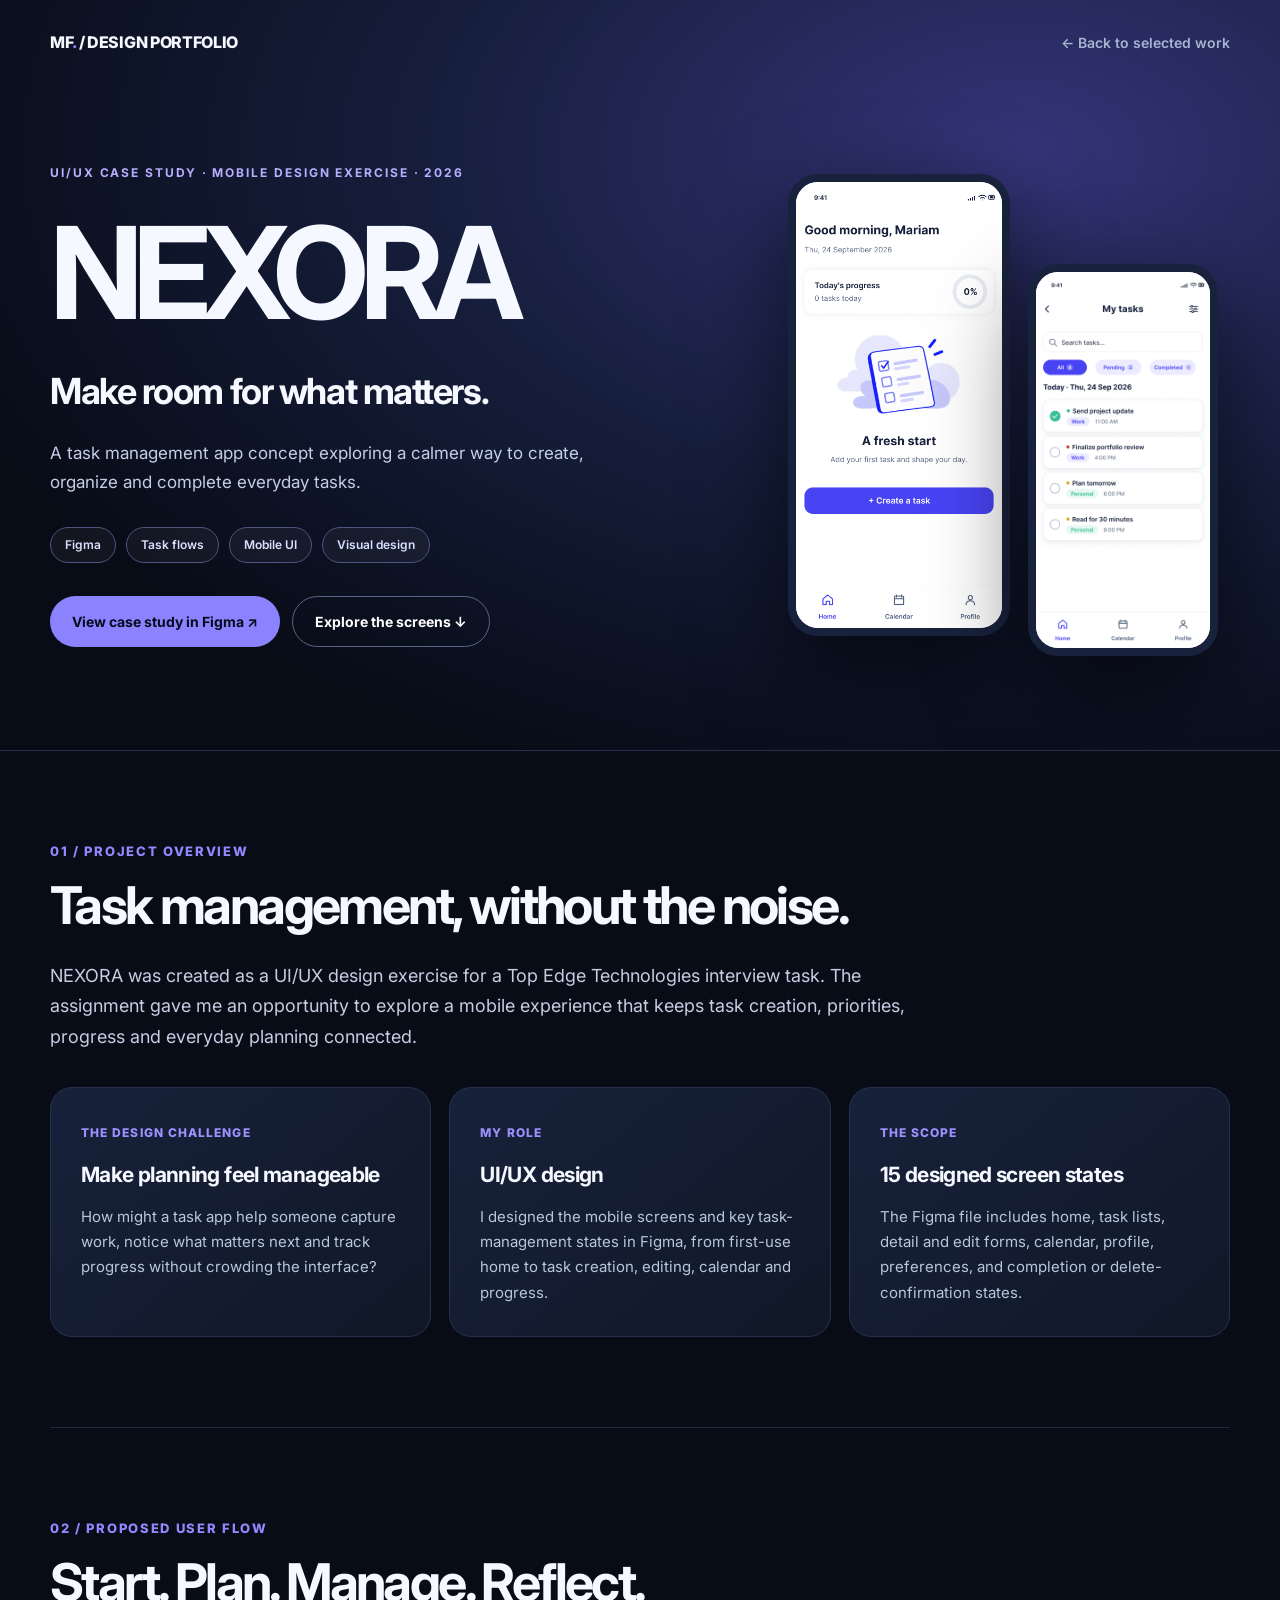
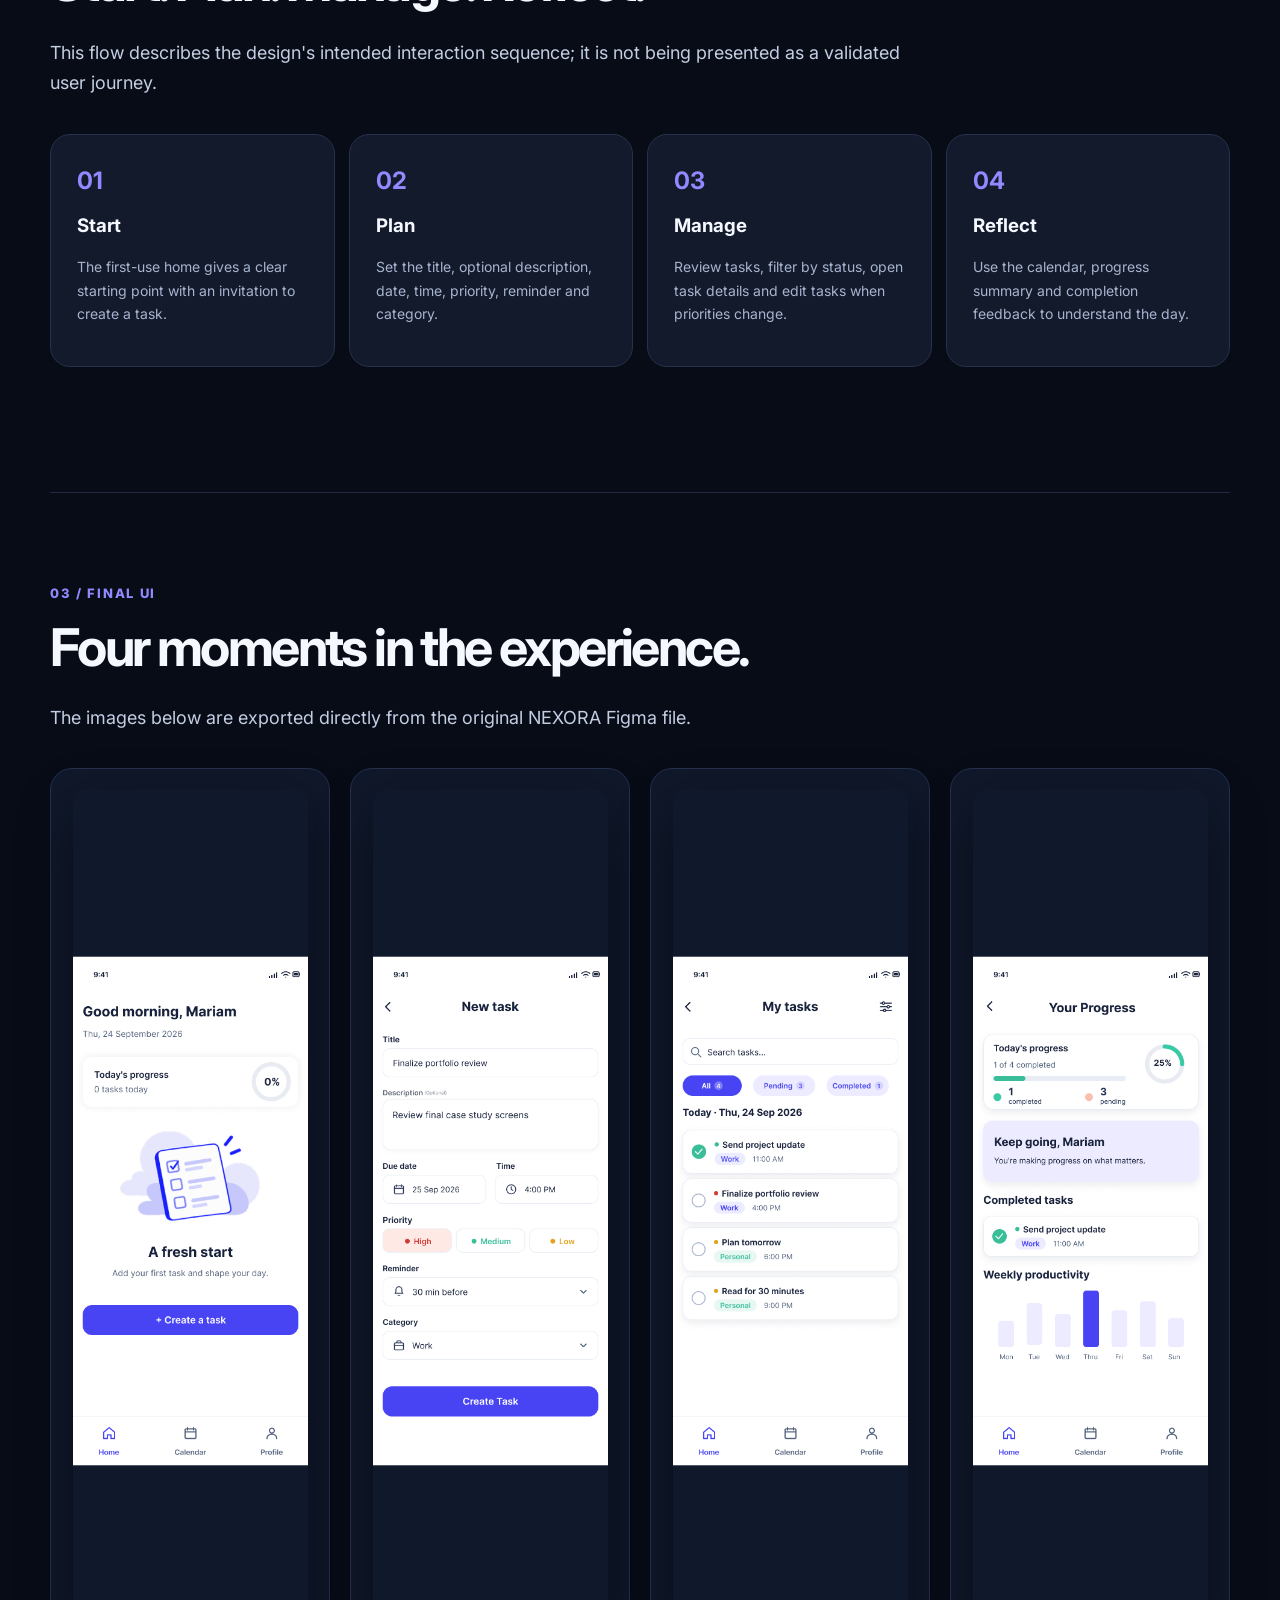
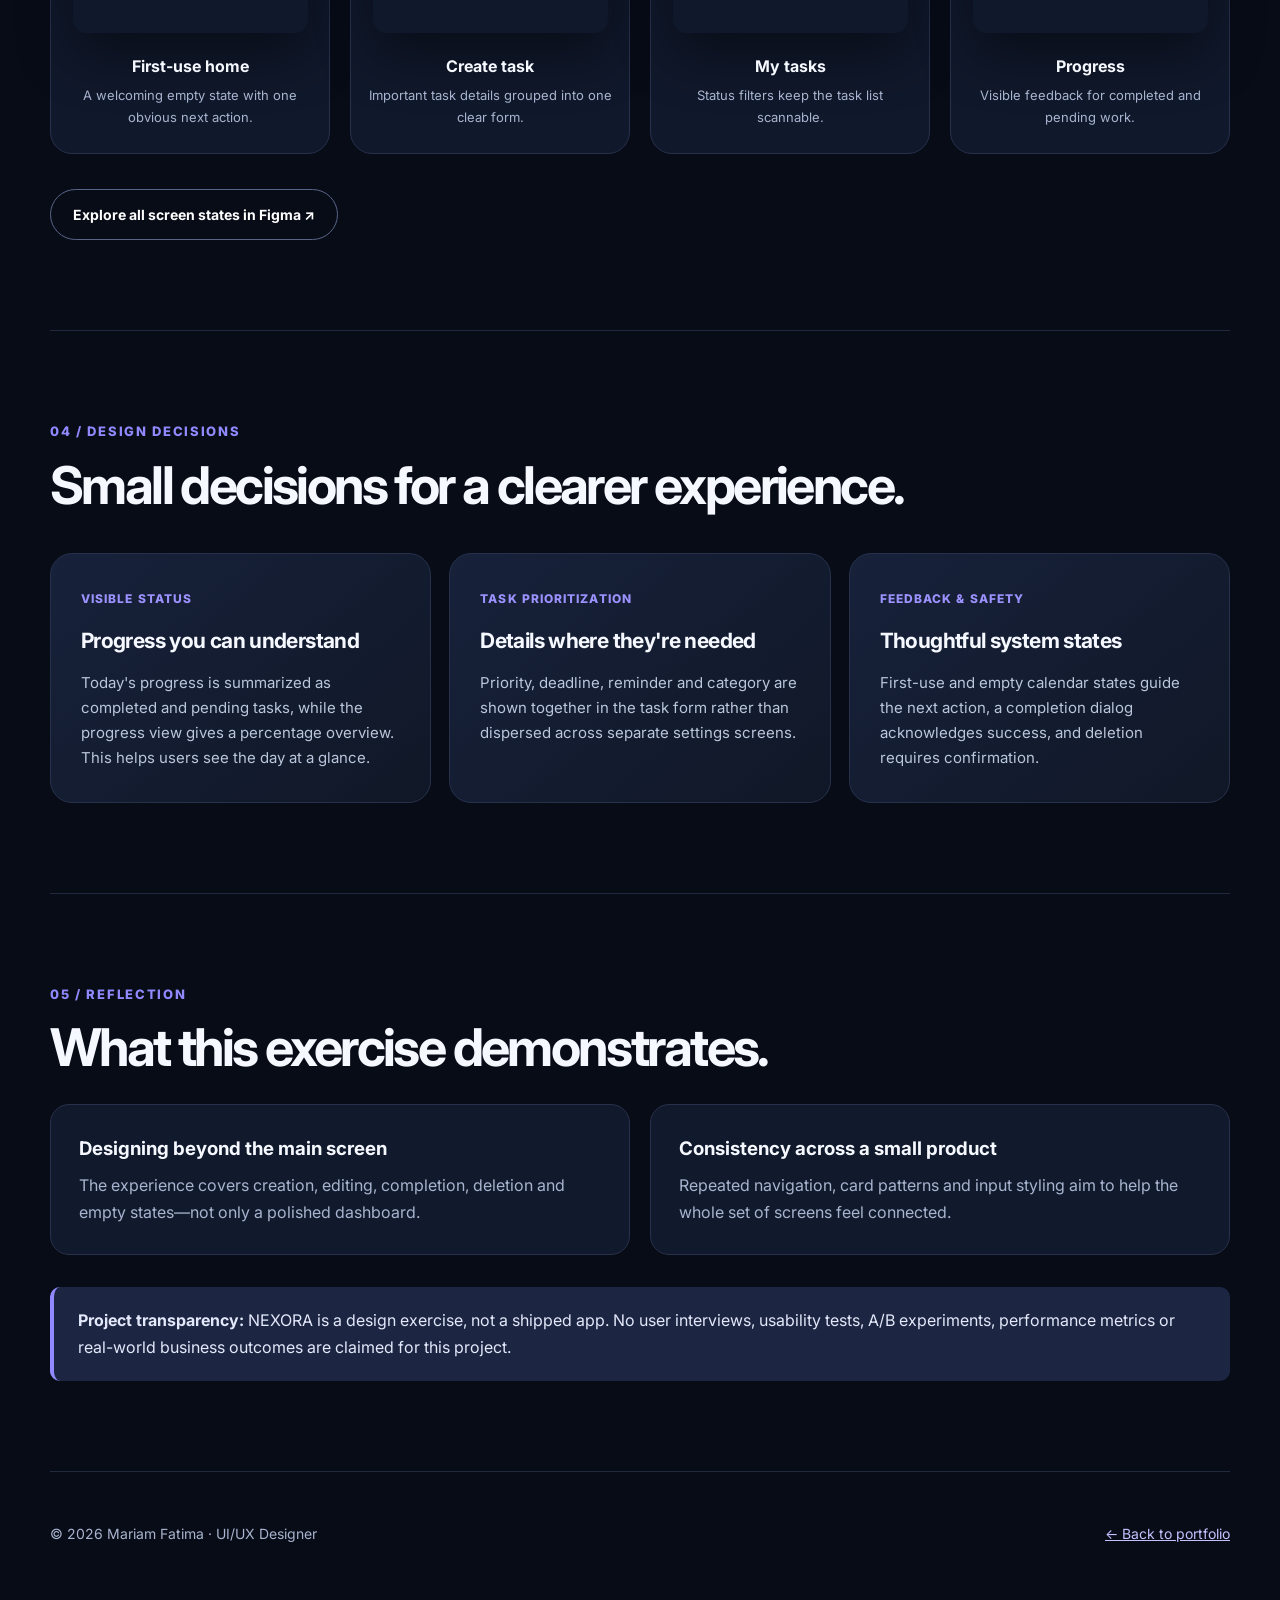
<file: nexora-case-study.html>
<!doctype html>
<html lang="en">
<head>
<meta charset="UTF-8">
<meta name="viewport" content="width=device-width,initial-scale=1">
<meta name="description" content="NEXORA — a task management app UI/UX design exercise by Mariam Fatima. Explore the task flows, design decisions and final screens.">
<title>NEXORA — Task Management App UX Case Study | Mariam Fatima</title>
<link rel="preconnect" href="https://fonts.googleapis.com">
<link rel="preconnect" href="https://fonts.gstatic.com" crossorigin>
<link href="https://fonts.googleapis.com/css2?family=Inter:wght@400;500;600;700;800&display=swap" rel="stylesheet">
<style>
:root{color-scheme:dark;--bg:#080c17;--surface:#121a2b;--line:#27314c;--text:#f6f8ff;--muted:#a8b4cf;--accent:#9189ff;--mint:#63e6c4}
*{box-sizing:border-box}html{scroll-behavior:smooth}body{margin:0;background:var(--bg);color:var(--text);font-family:Inter,system-ui,-apple-system,sans-serif;line-height:1.68}
a{color:inherit}a:focus-visible{outline:3px solid var(--mint);outline-offset:5px}.wrap{width:min(1180px,calc(100% - 40px));margin:auto}
nav{height:85px;display:flex;align-items:center;justify-content:space-between;gap:16px}nav a{text-decoration:none}.brand{font-size:16px;font-weight:800;letter-spacing:-.02em}.back{color:var(--muted);font-weight:600;font-size:14px}.back:hover{color:#fff}
.hero{background:radial-gradient(ellipse at 80% 20%,#343478 0%,#151d3a 43%,#080c17 79%);border-bottom:1px solid var(--line);overflow:hidden}
.hero-inner{min-height:665px;display:grid;grid-template-columns:1.2fr .8fr;gap:44px;align-items:center;padding:55px 0 80px}.eyebrow{font-weight:700;font-size:12px;letter-spacing:.16em;color:#b6afff;text-transform:uppercase}.hero h1{font-size:clamp(64px,11vw,128px);letter-spacing:-.075em;line-height:1.04;margin:23px 0 22px}.hero h2{font-size:clamp(22px,3.4vw,36px);letter-spacing:-.04em;margin:0 0 18px}.hero p{font-size:17px;max-width:565px;color:#c5cee7}.pillrow{display:flex;gap:10px;flex-wrap:wrap;margin:30px 0}.pill{border:1px solid #4d5580;background:#ffffff0b;border-radius:100px;padding:7px 14px;color:#dae0ff;font-size:12px;font-weight:600}
.buttons{display:flex;flex-wrap:wrap;gap:12px;margin-top:33px}.button{display:inline-flex;align-items:center;justify-content:center;border-radius:999px;padding:13px 22px;text-decoration:none;font-weight:700;font-size:14px;min-height:48px;background:#8a82ff;color:#080b1b}.button:hover{background:#a7a1ff}.button.secondary{background:transparent;color:#fff;border:1px solid #596489}
.hero-visual{display:flex;align-items:center;justify-content:center;gap:18px;min-height:500px}.phone{max-width:222px;border:8px solid #19223d;border-radius:30px;overflow:hidden;background:#fff;box-shadow:0 35px 95px #0009}.phone img{display:block;width:100%;height:auto}.phone.small{max-width:190px;transform:translateY(55px)}
main section{padding:90px 0;border-bottom:1px solid #20293d}.section-kicker{font-size:13px;letter-spacing:.13em;color:var(--accent);font-weight:800;text-transform:uppercase}.section-title{font-size:clamp(31px,5vw,52px);line-height:1.2;letter-spacing:-.05em;margin:12px 0 24px}.lede{font-size:18px;color:#c4cee3;max-width:860px}.grid3{display:grid;grid-template-columns:repeat(3,1fr);gap:18px;margin-top:35px}.panel{padding:30px;border:1px solid var(--line);border-radius:22px;background:linear-gradient(140deg,#17213a,#101827);min-height:250px}.panel h3{font-size:21px;letter-spacing:-.03em;margin:12px 0 12px}.panel p{color:#bac6dc;margin:0;font-size:15px}.small-label{color:#9b92ff;font-size:12px;font-weight:800;letter-spacing:.09em}.steps{display:grid;grid-template-columns:repeat(4,1fr);gap:14px;margin:35px 0}.step{border:1px solid var(--line);border-radius:20px;background:#121a2b;padding:26px}.step strong{display:block;color:var(--accent);font-size:24px}.step h3{margin:9px 0}.step p{font-size:14px;color:var(--muted)}
.screen-grid{display:grid;grid-template-columns:repeat(4,1fr);gap:20px;margin:35px 0}.screen{background:#10182b;border:1px solid var(--line);padding:20px 16px 24px;border-radius:22px;text-align:center}.screen img{width:100%;max-width:235px;display:block;margin:auto;border-radius:14px;box-shadow:0 20px 55px #0007}.screen h3{font-size:16px;margin:20px 0 5px}.screen p{font-size:13px;color:var(--muted);margin:0}.note{background:#1c2542;border-left:4px solid var(--accent);border-radius:10px;padding:20px 24px;color:#e3e8fa;margin-top:32px}
.takeaways{display:grid;grid-template-columns:1fr 1fr;gap:20px}.takeaways article{padding:28px;border-radius:19px;border:1px solid var(--line);background:#111a2c}.takeaways h3{margin:0 0 8px}.takeaways p{margin:0;color:var(--muted)}.footer{padding:50px 0 70px;display:flex;align-items:center;justify-content:space-between;gap:15px;color:var(--muted);font-size:14px}.footer a{color:#c5c0ff}
@media(max-width:900px){.hero-inner{grid-template-columns:1fr}.hero-visual{min-height:380px}.grid3{grid-template-columns:1fr}.steps{grid-template-columns:1fr 1fr}.screen-grid{grid-template-columns:1fr 1fr}.hero h1{font-size:86px}}
@media(max-width:560px){.hero-inner{padding:30px 0 62px}.hero h1{font-size:65px}.hero-visual{gap:7px;min-height:320px}.phone{width:46%;border-width:5px;border-radius:20px}.phone.small{width:42%;transform:translateY(24px)}main section{padding:64px 0}.steps{grid-template-columns:1fr}.screen-grid{grid-template-columns:1fr}.screen img{max-width:270px}.takeaways{grid-template-columns:1fr}.footer{flex-direction:column;align-items:flex-start}}
</style>
</head>
<body>
<header class="hero">
<div class="wrap">
<nav><a class="brand" href="./">MF<span style="color:var(--accent)">.</span> / DESIGN PORTFOLIO</a><a class="back" href="./#projects">← Back to selected work</a></nav>
<div class="hero-inner">
<div><div class="eyebrow">UI/UX Case Study · Mobile Design Exercise · 2026</div><h1>NEXORA</h1><h2>Make room for what matters.</h2>
<p>A task management app concept exploring a calmer way to create, organize and complete everyday tasks.</p>
<div class="pillrow"><span class="pill">Figma</span><span class="pill">Task flows</span><span class="pill">Mobile UI</span><span class="pill">Visual design</span></div>
<div class="buttons"><a class="button" href="https://www.figma.com/design/LDeyFhx18efd5LMwwb88WB/Top-Edge-Task?node-id=66-2" target="_blank" rel="noopener noreferrer">View case study in Figma ↗</a><a class="button secondary" href="#screens">Explore the screens ↓</a></div></div>
<div class="hero-visual"><div class="phone"><img src="projects/nexora-first-use.svg" alt="NEXORA first-use home screen showing a create-task call to action" width="390" height="844"></div><div class="phone small"><img src="projects/nexora-task-list.svg" alt="NEXORA task list with pending and completed task filters" width="390" height="844"></div></div>
</div></div></header>
<main>
<section class="wrap"><div class="section-kicker">01 / Project overview</div><h2 class="section-title">Task management, without the noise.</h2>
<p class="lede">NEXORA was created as a UI/UX design exercise for a Top Edge Technologies interview task. The assignment gave me an opportunity to explore a mobile experience that keeps task creation, priorities, progress and everyday planning connected.</p>
<div class="grid3">
<article class="panel"><span class="small-label">THE DESIGN CHALLENGE</span><h3>Make planning feel manageable</h3><p>How might a task app help someone capture work, notice what matters next and track progress without crowding the interface?</p></article>
<article class="panel"><span class="small-label">MY ROLE</span><h3>UI/UX design</h3><p>I designed the mobile screens and key task-management states in Figma, from first-use home to task creation, editing, calendar and progress.</p></article>
<article class="panel"><span class="small-label">THE SCOPE</span><h3>15 designed screen states</h3><p>The Figma file includes home, task lists, detail and edit forms, calendar, profile, preferences, and completion or delete-confirmation states.</p></article>
</div></section>
<section class="wrap"><div class="section-kicker">02 / Proposed user flow</div><h2 class="section-title">Start. Plan. Manage. Reflect.</h2><p class="lede">This flow describes the design's intended interaction sequence; it is not being presented as a validated user journey.</p>
<div class="steps"><article class="step"><strong>01</strong><h3>Start</h3><p>The first-use home gives a clear starting point with an invitation to create a task.</p></article><article class="step"><strong>02</strong><h3>Plan</h3><p>Set the title, optional description, date, time, priority, reminder and category.</p></article><article class="step"><strong>03</strong><h3>Manage</h3><p>Review tasks, filter by status, open task details and edit tasks when priorities change.</p></article><article class="step"><strong>04</strong><h3>Reflect</h3><p>Use the calendar, progress summary and completion feedback to understand the day.</p></article></div>
</section>
<section class="wrap" id="screens"><div class="section-kicker">03 / Final UI</div><h2 class="section-title">Four moments in the experience.</h2><p class="lede">The images below are exported directly from the original NEXORA Figma file.</p>
<div class="screen-grid"><article class="screen"><img loading="lazy" src="projects/nexora-first-use.svg" alt="NEXORA first-use home with an empty state and Create a task button" width="390" height="844"><h3>First-use home</h3><p>A welcoming empty state with one obvious next action.</p></article>
<article class="screen"><img loading="lazy" src="projects/nexora-create-task.svg" alt="NEXORA create-task form with due date, priority, reminders and category" width="390" height="844"><h3>Create task</h3><p>Important task details grouped into one clear form.</p></article>
<article class="screen"><img loading="lazy" src="projects/nexora-task-list.svg" alt="NEXORA task list containing task cards and pending/completed filters" width="390" height="844"><h3>My tasks</h3><p>Status filters keep the task list scannable.</p></article>
<article class="screen"><img loading="lazy" src="projects/nexora-progress.svg" alt="NEXORA progress screen showing completion percentage and activity" width="390" height="844"><h3>Progress</h3><p>Visible feedback for completed and pending work.</p></article></div>
<div class="buttons"><a class="button secondary" href="https://www.figma.com/design/LDeyFhx18efd5LMwwb88WB/Top-Edge-Task?node-id=0-1" target="_blank" rel="noopener noreferrer">Explore all screen states in Figma ↗</a></div></section>
<section class="wrap"><div class="section-kicker">04 / Design decisions</div><h2 class="section-title">Small decisions for a clearer experience.</h2>
<div class="grid3">
<article class="panel"><span class="small-label">VISIBLE STATUS</span><h3>Progress you can understand</h3><p>Today's progress is summarized as completed and pending tasks, while the progress view gives a percentage overview. This helps users see the day at a glance.</p></article>
<article class="panel"><span class="small-label">TASK PRIORITIZATION</span><h3>Details where they're needed</h3><p>Priority, deadline, reminder and category are shown together in the task form rather than dispersed across separate settings screens.</p></article>
<article class="panel"><span class="small-label">FEEDBACK & SAFETY</span><h3>Thoughtful system states</h3><p>First-use and empty calendar states guide the next action, a completion dialog acknowledges success, and deletion requires confirmation.</p></article>
</div></section>
<section class="wrap"><div class="section-kicker">05 / Reflection</div><h2 class="section-title">What this exercise demonstrates.</h2>
<div class="takeaways"><article><h3>Designing beyond the main screen</h3><p>The experience covers creation, editing, completion, deletion and empty states—not only a polished dashboard.</p></article><article><h3>Consistency across a small product</h3><p>Repeated navigation, card patterns and input styling aim to help the whole set of screens feel connected.</p></article></div>
<div class="note"><strong>Project transparency:</strong> NEXORA is a design exercise, not a shipped app. No user interviews, usability tests, A/B experiments, performance metrics or real-world business outcomes are claimed for this project.</div>
</section></main>
<footer class="wrap footer"><div>© 2026 Mariam Fatima · UI/UX Designer</div><a href="./#projects">← Back to portfolio</a></footer>
</body></html>
</file>
